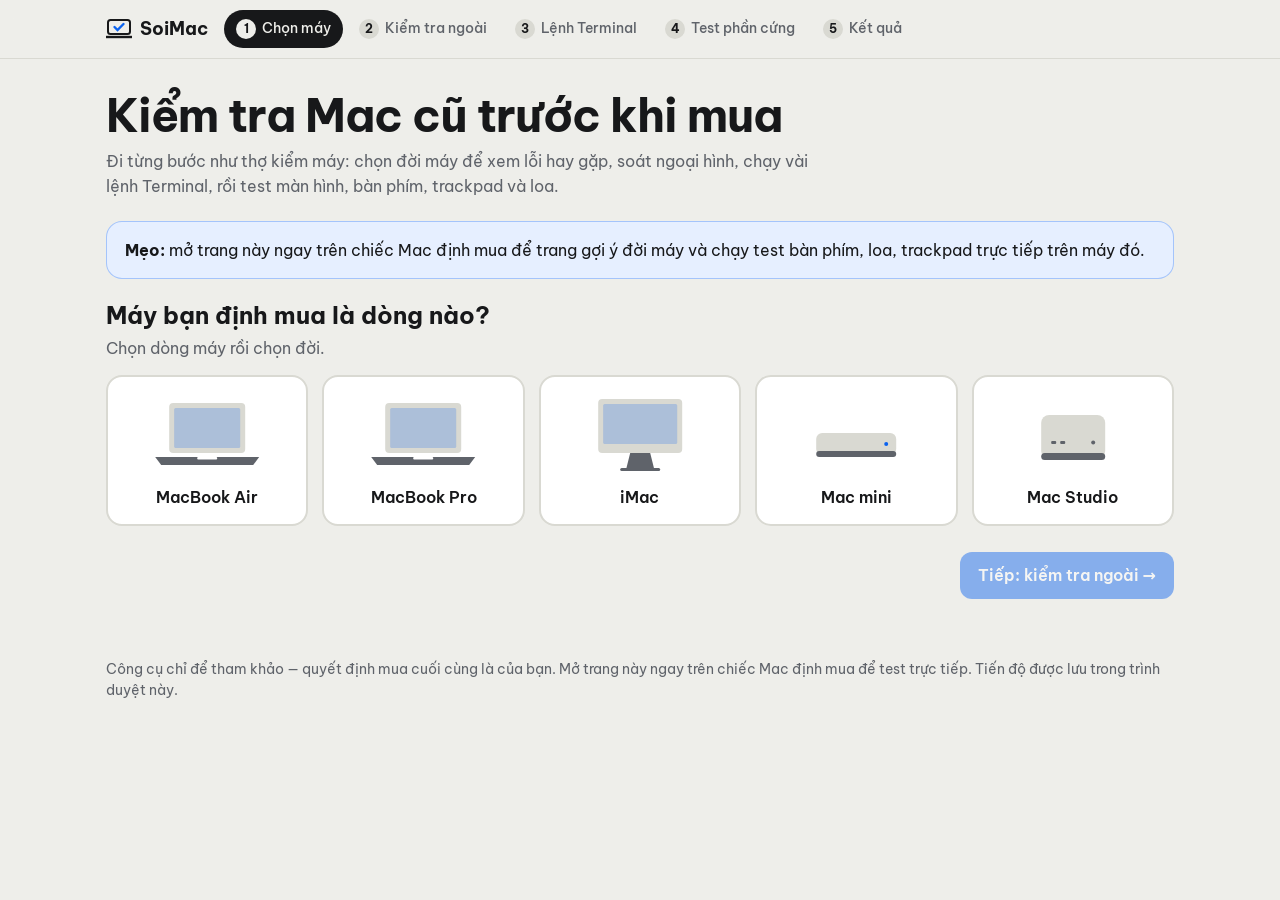
<file: web/soimac/SoiMac.html>
<!DOCTYPE html>
<html lang="vi">
<head>
<meta charset="utf-8">
<meta name="viewport" content="width=device-width, initial-scale=1">
<title>SoiMac — Kiểm tra Mac cũ</title>
<link rel="preconnect" href="https://fonts.googleapis.com">
<link href="https://fonts.googleapis.com/css2?family=Be+Vietnam+Pro:wght@400;500;600;700&display=swap" rel="stylesheet">
<style>
/* VOICE: thợ kỹ thuật tận tâm — rõ ràng, chắc chắn, không màu mè
   IDEA: phiếu kiểm máy của tiệm sửa Mac, đi từng bước, đánh dấu Đạt / Lỗi
   PICTURE: công cụ đang chạy — chọn máy bằng hình vẽ máy, bàn phím ảo sáng phím, trackpad phủ ô
   COLOUR and TYPE: nhôm bạc + mực than, một màu xanh Apple làm điểm nhấn; Be Vietnam Pro
   LAYOUT: thanh bước dính trên cùng, một cột nội dung rộng 1100px, thẻ trắng trên nền nhôm */
:root{color-scheme:light dark;--bg:light-dark(#eeeeea,#121315);--card:light-dark(#fff,#1c1e21);--ink:light-dark(#17181a,#ececee);--mute:light-dark(#5f636a,#9ca0a8);--line:light-dark(#d9d9d2,#2d3034);--acc:light-dark(#0a62f0,#5b95ff);--accbg:light-dark(#e6efff,#1a2742);--ok:light-dark(#18864b,#45c47f);--okbg:light-dark(#e3f4ea,#16301f);--bad:light-dark(#c8281c,#ff6b5e);--badbg:light-dark(#fbe7e5,#3a1a17);--warn:light-dark(#9a5b00,#f0b453);--warnbg:light-dark(#fdf1dc,#33270f)}
:root[data-theme=light]{color-scheme:light}:root[data-theme=dark]{color-scheme:dark}
*{box-sizing:border-box;min-width:0}
body{margin:0;background:var(--bg);color:var(--ink);font:16px/1.55 "Be Vietnam Pro",system-ui,-apple-system,sans-serif;overflow-x:clip}
button{font:inherit;color:inherit;cursor:pointer}
button:focus-visible,a:focus-visible{outline:3px solid var(--acc);outline-offset:2px}
header{position:sticky;top:0;z-index:20;background:color-mix(in srgb,var(--bg) 88%,transparent);backdrop-filter:blur(10px);border-bottom:1px solid var(--line)}
.bar{max-width:1100px;margin:auto;padding:10px 16px;display:flex;gap:16px;align-items:center;flex-wrap:wrap}
.logo{font-weight:700;font-size:18px;display:flex;gap:8px;align-items:center;text-decoration:none;color:var(--ink)}
.steps{display:flex;gap:4px;overflow-x:auto;flex:1;scrollbar-width:none}
.steps a{flex:none;text-decoration:none;color:var(--mute);padding:8px 12px;border-radius:999px;font-size:14px;font-weight:500;white-space:nowrap}
.steps a b{display:inline-grid;place-items:center;width:20px;height:20px;border-radius:50%;background:var(--line);color:var(--ink);font-size:12px;margin-right:6px}
.steps a.on{background:var(--ink);color:var(--bg)}.steps a.on b{background:var(--bg);color:var(--ink)}
main{max-width:1100px;margin:auto;padding:24px 16px 60px}
h1{font-size:clamp(30px,4.4vw,46px);line-height:1.05;margin:8px 0 10px;text-wrap:balance;letter-spacing:-.02em}
h2{font-size:24px;line-height:1.2;margin:0 0 6px}
h3{font-size:17px;margin:0 0 4px}
.lead{color:var(--mute);max-width:66ch;margin:0 0 22px}
.card{background:var(--card);border:1px solid var(--line);border-radius:16px;padding:20px}
.grid{display:grid;gap:14px}
.g5{grid-template-columns:repeat(auto-fit,minmax(170px,1fr))}
.machine{border:2px solid var(--line);background:var(--card);border-radius:16px;padding:16px 12px 14px;text-align:center;min-height:44px}
.machine svg{width:100%;height:84px;display:block;margin-bottom:8px}
.machine.on{border-color:var(--acc);background:var(--accbg)}
.machine span{font-weight:600}
.gens{display:flex;flex-wrap:wrap;gap:8px;margin-top:10px}
.chip{border:1.5px solid var(--line);background:var(--card);border-radius:999px;padding:9px 14px;font-size:15px;min-height:44px}
.chip.on{border-color:var(--acc);background:var(--accbg);color:var(--acc);font-weight:600}
.detect{display:flex;gap:16px;align-items:center;flex-wrap:wrap;background:var(--accbg);border:1px solid color-mix(in srgb,var(--acc) 30%,transparent);border-radius:16px;padding:16px 18px;margin-bottom:22px}
.detect p{margin:0;flex:1 1 320px}
.btn{border:0;background:var(--acc);color:#fff;border-radius:12px;padding:11px 18px;font-weight:600;min-height:44px}
.btn.ghost{background:transparent;color:var(--ink);border:1.5px solid var(--line)}
.warns{margin-top:18px;display:grid;gap:10px}
.warn{background:var(--warnbg);border-radius:12px;padding:12px 14px;color:var(--ink)}
.warn strong{color:var(--warn)}
.row{display:flex;gap:14px;align-items:center;justify-content:space-between;padding:14px 0;border-top:1px solid var(--line);flex-wrap:wrap}
.row:first-child{border-top:0}
.row .t{flex:1 1 300px}.row .t small{display:block;color:var(--mute);font-size:14px}
.tri{display:flex;gap:6px;flex:none}
.tri button{border:1.5px solid var(--line);background:var(--card);border-radius:10px;padding:8px 12px;font-size:14px;min-height:40px;font-weight:500}
.tri button.ok.on{background:var(--okbg);border-color:var(--ok);color:var(--ok)}
.tri button.bad.on{background:var(--badbg);border-color:var(--bad);color:var(--bad)}
.tri button.skip.on{background:var(--line)}
.sec{margin-top:22px}.sec>h3{margin-bottom:8px}
.nav{display:flex;justify-content:space-between;gap:10px;margin-top:26px;flex-wrap:wrap}
.cmd{display:grid;grid-template-columns:minmax(0,1fr) auto;gap:8px 14px;align-items:center;padding:14px 0;border-top:1px solid var(--line)}
.cmd:first-child{border-top:0}
.cmd pre{margin:6px 0 0;background:var(--bg);border-radius:10px;padding:10px 12px;font:14px/1.5 ui-monospace,Menlo,monospace;overflow-x:auto;grid-column:1/-1}
.cmd p{margin:0;color:var(--mute);font-size:14px}
.tabs{display:flex;gap:6px;overflow-x:auto;margin-bottom:16px;scrollbar-width:none}
.tabs button{flex:none;border:1.5px solid var(--line);background:var(--card);border-radius:999px;padding:9px 16px;min-height:44px;font-weight:500}
.tabs button.on{background:var(--ink);color:var(--bg);border-color:var(--ink)}
.tabs button i{font-style:normal;margin-left:6px}
.kb{display:grid;gap:6px;background:light-dark(#2a2c30,#0b0c0d);padding:12px;border-radius:14px;user-select:none;overflow-x:auto}
.kr{display:flex;gap:6px;min-width:640px}
.k{flex:1 1 0;height:42px;border-radius:7px;background:light-dark(#3d4046,#202226);color:#d8dade;font-size:12px;display:grid;place-items:center;transition:background .15s}
.k.down{background:var(--acc);color:#fff}.k.done{background:light-dark(#2f7a52,#1f5f3d);color:#fff}
.k.fn{height:30px}
.tp{position:relative;height:340px;border-radius:16px;background:light-dark(#dcdcd6,#26282c);overflow:hidden;touch-action:none;cursor:crosshair}
.tp canvas{position:absolute;inset:0;width:100%;height:100%}
.tp .hint{position:absolute;inset:auto 0 12px;text-align:center;color:var(--mute);font-size:14px;pointer-events:none}
.pills{display:flex;flex-wrap:wrap;gap:8px;margin:14px 0}
.pill{border-radius:999px;padding:6px 12px;font-size:14px;background:var(--line);color:var(--mute)}
.pill.ok{background:var(--okbg);color:var(--ok);font-weight:600}
.spk{display:grid;grid-template-columns:repeat(auto-fit,minmax(180px,1fr));gap:10px}
.spk button{text-align:left;border:1.5px solid var(--line);background:var(--card);border-radius:14px;padding:14px;min-height:72px}
.spk button.on{border-color:var(--acc);background:var(--accbg)}
.spk small{display:block;color:var(--mute);font-size:13px}
.meter{height:10px;border-radius:5px;background:var(--line);overflow:hidden;margin:10px 0 4px}.meter i{display:block;height:100%;background:var(--ok);transition:width .3s}
.score{display:flex;gap:24px;align-items:center;flex-wrap:wrap}
.big{font-size:clamp(48px,9vw,84px);font-weight:700;line-height:1;letter-spacing:-.03em}
.verdict{font-size:20px;font-weight:600}
.fails li{margin:6px 0}.fails b{color:var(--bad)}
#ov{position:fixed;inset:0;z-index:99;display:none;cursor:none}
#ov.show{display:block}
#ov p{position:absolute;left:50%;bottom:24px;transform:translateX(-50%);background:rgba(0,0,0,.6);color:#fff;padding:8px 14px;border-radius:999px;font-size:14px;transition:opacity .6s;white-space:nowrap}
.toast{position:fixed;left:50%;bottom:20px;transform:translateX(-50%);background:var(--ink);color:var(--bg);padding:10px 16px;border-radius:999px;opacity:0;transition:opacity .3s;pointer-events:none;z-index:50}
.toast.show{opacity:1}
footer{max-width:1100px;margin:auto;padding:0 16px 40px;color:var(--mute);font-size:14px}
.muted{color:var(--mute)}
@media(max-width:600px){.card{padding:16px}.tri button{padding:8px 10px}.tp{height:260px}}
@media(prefers-reduced-motion:reduce){*{transition:none!important}}
</style>
</head>
<body>
<header><div class="bar">
  <a class="logo" href="#may"><svg width="26" height="26" viewBox="0 0 26 26" aria-hidden="true"><rect x="2" y="4" width="22" height="14" rx="2.5" fill="none" stroke="currentColor" stroke-width="2"/><path d="M0 21h26" stroke="currentColor" stroke-width="2.4"/><path d="M8.5 11l3 3 6-6" fill="none" stroke="var(--acc)" stroke-width="2.4" stroke-linecap="round"/></svg>SoiMac</a>
  <nav class="steps" id="steps"></nav>
</div></header>
<main id="app"></main>
<footer>Công cụ chỉ để tham khảo — quyết định mua cuối cùng là của bạn. Mở trang này ngay trên chiếc Mac định mua để test trực tiếp. Tiến độ được lưu trong trình duyệt này.</footer>
<div id="ov"><p id="ovp">Nhấn / ← → để đổi màu · Esc để thoát</p></div>
<div class="toast" id="toast"></div>
<script>
{
const $=s=>document.querySelector(s);
const esc=v=>String(v).replace(/[&<>"']/g,c=>({'&':'&amp;','<':'&lt;','>':'&gt;','"':'&quot;',"'":'&#39;'}[c]));
let S={line:null,gen:null,res:{},tab:'screen',kb:[]};
try{const o=JSON.parse(localStorage.getItem('soimac')||'null');if(o)S={...S,...o}}catch(e){}
const save=()=>{try{localStorage.setItem('soimac',JSON.stringify(S))}catch(e){}};
const toast=t=>{const e=$('#toast');e.textContent=t;e.classList.add('show');clearTimeout(e._t);e._t=setTimeout(()=>e.classList.remove('show'),1800)};

const ICON={
laptop:'<svg viewBox="0 0 120 84"><rect x="22" y="10" width="76" height="50" rx="4" fill="var(--line)"/><rect x="27" y="15" width="66" height="40" rx="1.5" fill="var(--acc)" opacity=".22"/><path d="M8 64h104l-6 8H14z" fill="var(--mute)"/><rect x="50" y="64" width="20" height="2.5" rx="1" fill="var(--card)"/></svg>',
imac:'<svg viewBox="0 0 120 84"><rect x="18" y="6" width="84" height="54" rx="4" fill="var(--line)"/><rect x="23" y="11" width="74" height="40" rx="1.5" fill="var(--acc)" opacity=".22"/><path d="M50 60h20l4 16H46z" fill="var(--mute)"/><rect x="40" y="75" width="40" height="3" rx="1.5" fill="var(--mute)"/></svg>',
mini:'<svg viewBox="0 0 120 84"><rect x="20" y="40" width="80" height="22" rx="6" fill="var(--line)"/><rect x="20" y="58" width="80" height="6" rx="3" fill="var(--mute)"/><circle cx="90" cy="51" r="2" fill="var(--acc)"/></svg>',
studio:'<svg viewBox="0 0 120 84"><rect x="28" y="22" width="64" height="44" rx="8" fill="var(--line)"/><rect x="28" y="60" width="64" height="7" rx="3.5" fill="var(--mute)"/><g fill="var(--mute)"><rect x="38" y="48" width="5" height="3" rx="1"/><rect x="47" y="48" width="5" height="3" rx="1"/><circle cx="80" cy="49.5" r="2"/></g></svg>'};

const LINES=[
{id:'air',name:'MacBook Air',kind:'laptop',icon:'laptop',gens:[
 {id:'air-i13',name:'Intel 2013–2017',chip:'intel',warn:['Màn hình không phải Retina, độ phân giải thấp.','Pin thường đã chai, nên xem số lần sạc (cycle) dưới 1000.','macOS cao nhất chỉ tới Big Sur (2013–2014) hoặc Monterey (2015–2017).']},
 {id:'air-i18',name:'Intel Retina 2018–2020',chip:'intel',warn:['Bàn phím cánh bướm (2018–2019) hay kẹt, lặp hoặc mất phím — test kỹ từng phím.','Bản 2018–2019 từng có lỗi mạch chủ (Apple có chương trình sửa miễn phí, nay đã hết hạn).','Bản 2020 Intel rất nóng và ồn quạt khi tải nặng.']},
 {id:'air-m1',name:'M1 (2020)',chip:'as',warn:['Màn hình dễ nứt ngầm do bị đè (vết rạn hoặc đốm loang từ mép) — xem kỹ màn hình nền đen và nền trắng.','Bản 8GB RAM dùng nhiều sẽ ghi swap nhiều, xem mức "Data Units Written" của SSD nếu có thể.']},
 {id:'air-m2',name:'M2 / M3 / M4 (2022–2025)',chip:'as',warn:['Bản SSD 256GB của M2 chỉ có 1 chip NAND, tốc độ đọc/ghi thấp hơn hẳn bản 512GB.','Viền nhôm mỏng dễ móp góc; màu Midnight dễ trầy và bám vân tay.','Kiểm tra cổng sạc MagSafe sáng đèn và khớp hít chắc.']}]},
{id:'pro',name:'MacBook Pro',kind:'laptop',icon:'laptop',gens:[
 {id:'pro-i12',name:'Intel Retina 2012–2015',chip:'intel',warn:['Lỗi "staingate": lớp chống chói trên màn bị bong loang lổ — xem dưới nền trắng.','Bản 15" có GPU rời (2012–2013) dễ hỏng chip đồ hoạ: sọc màn, treo khi chơi video.','Pin phồng làm trackpad bị đội lên, khó click.']},
 {id:'pro-i16',name:'Intel Touch Bar 2016–2019',chip:'intel',warn:['Lỗi "flexgate" (13" 2016–2017): đèn nền chiếu thành vệt như đèn sân khấu ở mép dưới, nặng hơn khi mở màn quá ~100°.','Bàn phím cánh bướm hay kẹt, lặp ký tự hoặc chết phím.','Touch Bar có thể chập chờn, tự sáng hoặc không lên.','Bản 15" i9 (2018–2019) rất nóng, dễ tụt xung.','Pin phồng thường gặp — xem mặt dưới máy có kênh không.']},
 {id:'pro-i19',name:'Intel 16" 2019 / 13" 2020',chip:'intel',warn:['Đã dùng bàn phím Magic Keyboard (bền hơn), nhưng máy nóng và ồn quạt.','Bản 16" 2019 có GPU AMD rời — chạy video nặng xem có giật hoặc sọc màn không.']},
 {id:'pro-as',name:'Apple Silicon M1–M4',chip:'as',warn:['Màn mini‑LED (14"/16") có quầng sáng quanh chữ trắng trên nền đen — đó là bình thường, không phải lỗi.','Xem màn có vết hằn bàn phím (do gập máy đè vật lạ).','Kiểm tra cổng HDMI và khe thẻ SD (bản 14"/16").','Bản 13" M1/M2 vẫn còn Touch Bar — test từng vùng chạm.']}]},
{id:'imac',name:'iMac',kind:'aio',icon:'imac',gens:[
 {id:'imac-i',name:'Intel 21.5" / 27" 2012–2019',chip:'intel',warn:['Ổ Fusion Drive hoặc HDD rất chậm — xem trong "Thông tin hệ thống", nên đổi sang SSD.','Màn 27" 5K có thể bị sọc dọc hoặc ám vàng ở viền.','Keo dán kính màn hình có thể bung, bụi lọt vào bên trong kính.','GPU AMD rời có thể lỗi khi tải nặng.']},
 {id:'imac-pro',name:'iMac Pro 2017',chip:'intel',warn:['Máy hiếm, giá cao — kiểm tra kỹ chip T2 và lịch sử sửa chữa.','Quạt cần sạch bụi; chạy tải nặng 10 phút xem có ồn quá không.']},
 {id:'imac-as',name:'iMac 24" M1 / M3 / M4',chip:'as',warn:['Bản rẻ nhất chỉ có 2 cổng — kiểm tra đúng cấu hình đã hỏi mua.','Bộ nguồn rời có cổng Ethernet (tuỳ bản) — kiểm tra đủ phụ kiện.','Màn bóng dễ xước; xem kỹ dưới nền đen.']}]},
{id:'mini',name:'Mac mini',kind:'desk',icon:'mini',gens:[
 {id:'mini-i12',name:'Intel 2012–2014',chip:'intel',warn:['Thường dùng HDD — rất chậm nếu chưa nâng SSD.','Bản 2014 có RAM hàn chết, không nâng cấp được.']},
 {id:'mini-i18',name:'Intel 2018',chip:'intel',warn:['Máy nóng, quạt ồn khi tải nặng.','Bluetooth có thể nhiễu khi cắm thiết bị USB 3 gần đó.','RAM thay được nhưng phải tháo máy.']},
 {id:'mini-as',name:'M1 / M2 / M4',chip:'as',warn:['Kiểm tra cổng HDMI xuất hình và tất cả cổng Thunderbolt.','Bản 8GB / 256GB nhanh đầy — xác nhận đúng cấu hình.']}]},
{id:'studio',name:'Mac Studio',kind:'desk',icon:'studio',gens:[
 {id:'studio-m1',name:'M1 Max / M1 Ultra (2022)',chip:'as',warn:['Một số máy có tiếng rè cuộn cảm (coil whine) khi tải — nghe gần mặt sau máy.','Quạt cần sạch bụi; chạy tải nặng xem có tiếng lạ.']},
 {id:'studio-m2',name:'M2 / M3 / M4 Max–Ultra',chip:'as',warn:['Cấu hình RAM/SSD không nâng được — xác nhận đúng cấu hình trong "Giới thiệu về máy Mac".','Kiểm tra khe thẻ SD và các cổng phía trước.']}]}];

const COMMON=[
['serial','Số serial khớp nhau','Serial trên vỏ = trong "Giới thiệu về máy Mac" = trên hộp. Tra tại checkcoverage.apple.com.'],
['icloud','Đã thoát iCloud / Find My','Cài đặt > Apple ID: phải trống. Với chip T2 và Apple Silicon còn Activation Lock là không dùng được.'],
['mdm','Không dính MDM (máy doanh nghiệp)','Chạy lệnh "profiles" ở bước 3. Máy MDM sẽ bị khoá khi cài lại macOS.'],
['config','Cấu hình đúng như quảng cáo','Chip, RAM, SSD trong "Giới thiệu về máy Mac" > "Thông tin hệ thống".'],
['ports','Tất cả cổng hoạt động','Cắm USB/sạc vào từng cổng Thunderbolt, HDMI, khe SD, tai nghe.'],
['wifi','Wi‑Fi và Bluetooth ổn định','Vào mạng, tải thử một trang, kết nối tai nghe Bluetooth.'],
['screws','Ốc vít nguyên, không dấu mở máy','Ốc toét hoặc lệch màu là dấu hiệu máy đã bị mở sửa.']];
const BYKIND={
laptop:[
['battery','Pin còn tốt','Cycle count < 1000 và tình trạng "Bình thường" (lệnh ở bước 3).'],
['charge','Sạc vào nhận điện','Cắm sạc: biểu tượng pin báo đang sạc, không tắt ngang khi rút sạc.'],
['swell','Không phồng pin','Máy đặt bàn phẳng không kênh, trackpad không bị đội, khe màn đều.'],
['hinge','Bản lề chắc','Mở màn tới đâu đứng tới đó, không lỏng, không kêu.'],
['body','Vỏ không móp, nứt','Xem kỹ 4 góc và mặt đáy — móp góc thường làm cong khung.'],
['touchid','Touch ID / nút nguồn','Thêm vân tay thử trong Cài đặt > Touch ID.'],
['backlit','Đèn bàn phím','Tăng/giảm đèn nền bàn phím, tất cả phím sáng đều.']],
aio:[
['fan','Quạt êm, không tiếng lạ','Mở vài ứng dụng nặng, nghe phía sau máy.'],
['glass','Kính màn hình kín, không bụi bên trong','Nhìn nghiêng dưới đèn, xem viền keo.'],
['stand','Chân đế chắc','Nghiêng màn lên xuống, không lỏng.'],
['psu','Đủ phụ kiện','Dây nguồn, bàn phím, chuột (nếu có).']],
desk:[
['fan','Quạt êm, không tiếng lạ','Chạy tải nặng vài phút, nghe phía sau máy.'],
['hdmi','Xuất hình HDMI / Thunderbolt','Cắm màn hình qua từng cổng xuất hình.'],
['eth','Cổng mạng LAN','Cắm dây mạng, kiểm tra có kết nối.'],
['body','Vỏ không móp, không ố','Xem đáy máy, khe tản nhiệt có bụi bẩn nhiều không.']]};

const CMDS=[
['Thông tin máy & Activation Lock','system_profiler SPHardwareDataType','Xem model, chip, RAM, serial và dòng "Activation Lock Status" (phải là Disabled).'],
['Pin: số lần sạc & tình trạng','system_profiler SPPowerDataType | grep -E "Cycle Count|Condition|Maximum Capacity"','Cycle dưới 1000 và Condition là Normal là ổn.'],
['Máy có dính MDM không','profiles status -type enrollment','Cả hai dòng phải là "No". Có chữ "Yes" là máy doanh nghiệp.'],
['Ổ cứng: tình trạng SMART','diskutil info disk0 | grep -E "Media Name|Disk Size|SMART"','SMART Status phải là "Verified".'],
['Có từng bị kernel panic','ls /Library/Logs/DiagnosticReports | grep -i panic','Không ra gì là tốt. Nhiều file panic là máy hay tự khởi động lại.'],
['Bộ nhớ RAM','system_profiler SPMemoryDataType','Kiểm tra dung lượng RAM và (máy Intel) trạng thái từng thanh.'],
['Nhiệt độ / tụt xung','pmset -g therm','Có cảnh báo CPU_Speed_Limit dưới 100 là máy đang bị nóng.'],
['Tình trạng bảo mật SIP','csrutil status','Phải là "enabled". Bị tắt là máy từng bị can thiệp hệ thống.']];

const TESTS=[['screen','Màn hình'],['keyboard','Bàn phím'],['trackpad','Trackpad'],['speaker','Loa'],['cam','Camera & mic']];
const VIEWS=[['may','Chọn máy'],['ngoai','Kiểm tra ngoài'],['lenh','Lệnh Terminal'],['test','Test phần cứng'],['ketqua','Kết quả']];

const line=()=>LINES.find(l=>l.id===S.line);
const gen=()=>line()?.gens.find(g=>g.id===S.gen);
const testsFor=()=>{const k=line()?.kind;return TESTS.filter(([id])=>k==='laptop'||(id!=='keyboard'&&id!=='trackpad')).filter(([id])=>!(k==='desk'&&id==='screen'))};
const checksFor=()=>COMMON.concat(BYKIND[line()?.kind]||[]);

function tri(id){const v=S.res[id];return `<div class="tri" role="group"><button class="ok${v==='ok'?' on':''}" data-set="${id}" data-v="ok">Đạt</button><button class="bad${v==='bad'?' on':''}" data-set="${id}" data-v="bad">Lỗi</button><button class="skip${v==='skip'?' on':''}" data-set="${id}" data-v="skip">Bỏ qua</button></div>`}

/* ---------- auto detect ---------- */
function detect(){
  let gpu='';
  try{const c=document.createElement('canvas').getContext('webgl');const d=c&&c.getExtension('WEBGL_debug_renderer_info');gpu=d?c.getParameter(d.UNMASKED_RENDERER_WEBGL):''}catch(e){}
  const isMac=/Mac/.test(navigator.platform||navigator.userAgent);
  const w=Math.round(screen.width*devicePixelRatio),h=Math.round(screen.height*devicePixelRatio);
  const R={'2560x1600':['air','MacBook Air / Pro 13"'],'2560x1664':['air','MacBook Air 13.6" (M2 trở lên)'],'2880x1864':['air','MacBook Air 15"'],'3024x1964':['pro','MacBook Pro 14"'],'3456x2234':['pro','MacBook Pro 16"'],'2880x1800':['pro','MacBook Pro 15" Retina'],'3072x1920':['pro','MacBook Pro 16" 2019'],'4480x2520':['imac','iMac 24"'],'5120x2880':['imac','iMac 27" 5K'],'4096x2304':['imac','iMac 21.5" 4K'],'1440x900':['air','MacBook Air 13" (không Retina)']};
  const m=R[w+'x'+h];
  const chip=/Apple M\d/i.test(gpu)?(gpu.match(/Apple M\d[^,)]*/i)||[''])[0]:/Apple/i.test(gpu)?'Apple Silicon':/Intel|AMD|Radeon|NVIDIA/i.test(gpu)?'Intel':'';
  return{isMac,w,h,model:m,chip,gpu};
}
function suggestGen(lineId,chip){const l=LINES.find(x=>x.id===lineId);if(!l)return null;const want=chip==='Intel'?'intel':'as';const gs=l.gens.filter(g=>g.chip===want);if(want==='as'&&/M1/.test(chip))return gs[0]?.id;return gs[gs.length-1]?.id||null}

/* ---------- views ---------- */
function vMay(){
  const d=detect();let det='';
  if(d.isMac){det=`<div class="detect"><p><strong>Trang đang mở trên một máy Mac.</strong> Màn hình ${d.w}×${d.h}${d.model?' → có thể là '+esc(d.model[1]):''}${d.chip?' · chip: '+esc(d.chip):''}. Đây chỉ là gợi ý, hãy đối chiếu "Giới thiệu về máy Mac".</p>${d.model?'<button class="btn" id="apply">Dùng gợi ý này</button>':''}</div>`}
  else det=`<div class="detect"><p><strong>Mẹo:</strong> mở trang này ngay trên chiếc Mac định mua để trang gợi ý đời máy và chạy test bàn phím, loa, trackpad trực tiếp trên máy đó.</p></div>`;
  const l=line();
  return `<h1>Kiểm tra Mac cũ trước khi mua</h1><p class="lead">Đi từng bước như thợ kiểm máy: chọn đời máy để xem lỗi hay gặp, soát ngoại hình, chạy vài lệnh Terminal, rồi test màn hình, bàn phím, trackpad và loa.</p>${det}
  <h2>Máy bạn định mua là dòng nào?</h2><p class="muted" style="margin:0 0 14px">Chọn dòng máy rồi chọn đời.</p>
  <div class="grid g5">${LINES.map(x=>`<button class="machine${x.id===S.line?' on':''}" data-line="${x.id}">${ICON[x.icon]}<span>${x.name}</span></button>`).join('')}</div>
  ${l?`<div class="card sec"><h3>${l.name} — đời máy</h3><div class="gens">${l.gens.map(g=>`<button class="chip${g.id===S.gen?' on':''}" data-gen="${g.id}">${g.name}</button>`).join('')}</div>
  ${gen()?`<div class="warns"><h3 style="margin-top:6px">Lỗi hay gặp ở đời này</h3>${gen().warn.map(w=>`<div class="warn"><strong>Chú ý:</strong> ${w}</div>`).join('')}</div>`:''}</div>`:''}
  <div class="nav"><span></span><a class="btn" href="#ngoai" style="text-decoration:none;${gen()?'':'opacity:.45;pointer-events:none'}">Tiếp: kiểm tra ngoài →</a></div>`;
}
function vNgoai(){
  if(!gen())return need();
  const c=checksFor();
  return `<h1>Soát ngoại hình & giấy tờ</h1><p class="lead">${esc(line().name)} · ${esc(gen().name)}. Đánh dấu từng mục. Hai mục iCloud và MDM là quan trọng nhất — dính một trong hai thì không nên mua.</p>
  <div class="card">${c.map(([id,t,d])=>`<div class="row"><div class="t"><h3>${t}</h3><small>${d}</small></div>${tri('c_'+id)}</div>`).join('')}</div>
  <div class="nav"><a class="btn ghost" href="#may" style="text-decoration:none">← Chọn máy</a><a class="btn" href="#lenh" style="text-decoration:none">Tiếp: lệnh Terminal →</a></div>`;
}
function vLenh(){
  if(!gen())return need();
  return `<h1>Lệnh Terminal để soi sâu</h1><p class="lead">Mở Terminal (Cmd + Space, gõ "Terminal"), bấm Sao chép rồi dán vào. Các lệnh chỉ đọc thông tin, không thay đổi gì trên máy.</p>
  <div class="card">${CMDS.map(([t,c,d],i)=>`<div class="cmd"><div><h3>${t}</h3><p>${d}</p></div><button class="btn ghost" data-copy="${i}">Sao chép</button><pre>${esc(c)}</pre></div>`).join('')}</div>
  <div class="card sec"><h3>Chạy Apple Diagnostics</h3><p class="muted" style="margin:0">Máy Intel: tắt máy, bật lên và giữ phím <b>D</b>. Máy Apple Silicon: giữ nút nguồn tới khi hiện "Tuỳ chọn khởi động", rồi nhấn <b>Cmd + D</b>. Có mã lỗi (ví dụ PPT = pin, VFD = màn hình) thì ghi lại.</p><div class="row" style="border-top:0;padding-bottom:0"><div class="t"><h3>Kết quả Apple Diagnostics</h3></div>${tri('c_diag')}</div></div>
  <div class="nav"><a class="btn ghost" href="#ngoai" style="text-decoration:none">← Kiểm tra ngoài</a><a class="btn" href="#test" style="text-decoration:none">Tiếp: test phần cứng →</a></div>`;
}
function vTest(){
  if(!gen())return need();
  const ts=testsFor();if(!ts.find(t=>t[0]===S.tab))S.tab=ts[0][0];
  const mark=id=>S.res['t_'+id]==='ok'?'✓':S.res['t_'+id]==='bad'?'✕':'';
  return `<h1>Test phần cứng trực tiếp</h1><p class="lead">Chạy từng bài test ngay trên máy, xong thì đánh dấu kết quả.</p>
  <div class="tabs">${ts.map(([id,n])=>`<button class="${id===S.tab?'on':''}" data-tab="${id}">${n}<i>${mark(id)}</i></button>`).join('')}</div>
  <div class="card" id="testbox">${T[S.tab]()}</div>
  <div class="nav"><a class="btn ghost" href="#lenh" style="text-decoration:none">← Lệnh Terminal</a><a class="btn" href="#ketqua" style="text-decoration:none">Xem kết quả →</a></div>`;
}
const need=()=>`<h1>Chưa chọn máy</h1><p class="lead">Hãy chọn dòng máy và đời máy trước.</p><a class="btn" href="#may" style="text-decoration:none">← Chọn máy</a>`;

/* ---------- tests ---------- */
const KB=[
[['Escape','esc'],['F1','F1'],['F2','F2'],['F3','F3'],['F4','F4'],['F5','F5'],['F6','F6'],['F7','F7'],['F8','F8'],['F9','F9'],['F10','F10'],['F11','F11'],['F12','F12']],
[['Backquote','`'],['Digit1','1'],['Digit2','2'],['Digit3','3'],['Digit4','4'],['Digit5','5'],['Digit6','6'],['Digit7','7'],['Digit8','8'],['Digit9','9'],['Digit0','0'],['Minus','-'],['Equal','='],['Backspace','delete',1.6]],
[['Tab','tab',1.5],['KeyQ','Q'],['KeyW','W'],['KeyE','E'],['KeyR','R'],['KeyT','T'],['KeyY','Y'],['KeyU','U'],['KeyI','I'],['KeyO','O'],['KeyP','P'],['BracketLeft','['],['BracketRight',']'],['Backslash','\\',1.1]],
[['CapsLock','caps',1.8],['KeyA','A'],['KeyS','S'],['KeyD','D'],['KeyF','F'],['KeyG','G'],['KeyH','H'],['KeyJ','J'],['KeyK','K'],['KeyL','L'],['Semicolon',';'],['Quote',"'"],['Enter','return',1.8]],
[['ShiftLeft','shift',2.3],['KeyZ','Z'],['KeyX','X'],['KeyC','C'],['KeyV','V'],['KeyB','B'],['KeyN','N'],['KeyM','M'],['Comma',','],['Period','.'],['Slash','/'],['ShiftRight','shift',2.3]],
[['ControlLeft','control',1.2],['AltLeft','option',1.2],['MetaLeft','command',1.4],['Space','',5.6],['MetaRight','command',1.4],['AltRight','option',1.2],['ArrowLeft','←'],['ArrowUp','↑'],['ArrowDown','↓'],['ArrowRight','→']]];
const KCOUNT=KB.flat().length;
const T={
screen:()=>`<h2>Màn hình</h2><p class="muted">Bật toàn màn hình rồi lần lượt xem các nền màu: đen (tìm điểm sáng, hở sáng viền), trắng (điểm chết, ố vàng, staingate), đỏ/xanh lá/xanh dương (điểm kẹt màu), xám và dải chuyển màu (vệt, sọc). Bật độ sáng tối đa.</p>
<div style="display:flex;gap:10px;flex-wrap:wrap;margin:16px 0"><button class="btn" id="scr">Bắt đầu test màn hình</button></div>
${line().kind==='laptop'?'<div class="warn">Với MacBook Pro 2016–2017: ở nền trắng, gập màn hình từ từ từ 90° lên hết cỡ, xem mép dưới có vệt sáng hình "đèn sân khấu" không (lỗi flexgate).</div>':''}
<div class="row" style="margin-top:12px"><div class="t"><h3>Màn hình không điểm chết, không sọc, không ố</h3></div>${tri('t_screen')}</div>`,
keyboard:()=>{const n=S.kb.length;return `<h2>Bàn phím</h2><p class="muted">Bấm lần lượt mọi phím. Phím đang nhấn sáng xanh dương, phím đã nhận chuyển xanh lá. Phím F1–F12 cần giữ <b>fn</b>. Phím fn và Caps Lock có thể chỉ nhận khi bật/tắt.</p>
<div class="meter"><i id="kbm" style="width:${Math.round(n/KCOUNT*100)}%"></i></div><p class="muted" id="kbc" style="margin:0 0 12px;font-size:14px">${n}/${KCOUNT} phím</p>
<div class="kb" id="kb">${KB.map((r,i)=>`<div class="kr">${r.map(([c,l,w])=>`<div class="k${i===0?' fn':''}${S.kb.includes(c)?' done':''}" data-k="${c}" style="flex-grow:${w||1}">${esc(l)}</div>`).join('')}</div>`).join('')}</div>
<div style="display:flex;gap:10px;margin-top:12px;flex-wrap:wrap"><input id="kbt" placeholder="Gõ thử một đoạn văn ở đây để kiểm tra lặp phím…" style="flex:1 1 280px;font:inherit;font-size:16px;padding:10px 12px;border-radius:10px;border:1.5px solid var(--line);background:var(--bg);color:var(--ink);min-height:44px"><button class="btn ghost" id="kbr">Làm lại</button></div>
<div class="row" style="margin-top:12px"><div class="t"><h3>Mọi phím nhận, không kẹt, không lặp</h3></div>${tri('t_keyboard')}</div>`},
trackpad:()=>`<h2>Trackpad</h2><p class="muted">Rê ngón tay phủ kín vùng xám, click ở 4 góc và giữa, click 2 ngón, cuộn 2 ngón dọc và ngang. Trên Safari có thể thử thêm Force Click (nhấn mạnh).</p>
<div class="tp" id="tp"><canvas id="tpc"></canvas><div class="hint">Vùng thử trackpad</div></div>
<div class="pills" id="tpp"></div><button class="btn ghost" id="tpr">Làm lại</button>
<div class="row" style="margin-top:12px"><div class="t"><h3>Trackpad nhạy, click đều cả mặt</h3><small>Click bị lún hoặc cứng ở góc trên thường là do pin phồng.</small></div>${tri('t_trackpad')}</div>`,
speaker:()=>`<h2>Loa</h2><p class="muted">Tăng âm lượng khoảng 70%. Nghe từng bên, rồi quét tần số: âm phải mượt, không rè, không lạch cạch ở âm trầm.</p>
<div class="spk">${[['l','Loa trái','Tiếng chỉ phát bên trái'],['r','Loa phải','Tiếng chỉ phát bên phải'],['b','Cả hai bên','Âm 440 Hz giữa'],['bass','Âm trầm 60 Hz','Nghe tiếng rè, lạch cạch'],['sweep','Quét 20 Hz → 16 kHz','8 giây, nghe đoạn bị rè']].map(([id,t,d])=>`<button data-snd="${id}"><b>${t}</b><small>${d}</small></button>`).join('')}</div>
<button class="btn ghost" id="sstop" style="margin-top:12px">Dừng</button>
<div class="row" style="margin-top:12px"><div class="t"><h3>Hai loa rõ, không rè, không lệch</h3></div>${tri('t_speaker')}</div>`,
cam:()=>`<h2>Camera & micro</h2><p class="muted">Trang không mở được camera và micro trực tiếp. Hãy kiểm tra bằng ứng dụng có sẵn:</p>
<ol><li>Mở <b>Photo Booth</b>: hình rõ, không đốm, đèn xanh cạnh camera sáng.</li><li>Mở <b>Ghi âm (Voice Memos)</b>: ghi 10 giây rồi nghe lại, tiếng rõ không rè.</li><li>Cài đặt hệ thống > Âm thanh > Đầu vào: nói vào máy, thanh mức âm phải nhảy.</li></ol>
<div class="row"><div class="t"><h3>Camera</h3></div>${tri('t_cam')}</div><div class="row"><div class="t"><h3>Micro</h3></div>${tri('t_mic')}</div>`};

/* trackpad logic */
let tp=null;
function tpInit(){
  const box=$('#tp');if(!box)return;const cv=$('#tpc'),ctx=cv.getContext('2d');
  tp={cells:new Set(),zones:new Set(),right:false,sy:false,sx:false,force:false,last:null};
  const GX=10,GY=6;
  const size=()=>{const r=box.getBoundingClientRect();cv.width=r.width*devicePixelRatio;cv.height=r.height*devicePixelRatio;ctx.setTransform(devicePixelRatio,0,0,devicePixelRatio,0,0)};
  const tpRO=new ResizeObserver(size);tpRO.observe(box);
  const pos=e=>{const r=box.getBoundingClientRect();return[e.clientX-r.left,e.clientY-r.top,r.width,r.height]};
  box.addEventListener('pointermove',e=>{const[x,y,w,h]=pos(e);const ci=Math.min(GX-1,Math.floor(x/w*GX)),cj=Math.min(GY-1,Math.floor(y/h*GY));
    if(!tp.cells.has(ci+','+cj)){tp.cells.add(ci+','+cj);ctx.fillStyle='rgba(40,170,100,.28)';ctx.fillRect(ci*w/GX,cj*h/GY,w/GX,h/GY)}
    if(tp.last){ctx.strokeStyle=getComputedStyle(document.body).getPropertyValue('--acc');ctx.lineWidth=2;ctx.beginPath();ctx.moveTo(...tp.last);ctx.lineTo(x,y);ctx.stroke()}
    tp.last=[x,y];tpPills()});
  box.addEventListener('pointerleave',()=>tp.last=null);
  box.addEventListener('click',e=>{const[x,y,w,h]=pos(e);const cx=x/w,cy=y/h;let z='';
    if(cx<.25&&cy<.33)z='tl';else if(cx>.75&&cy<.33)z='tr';else if(cx<.25&&cy>.67)z='bl';else if(cx>.75&&cy>.67)z='br';else if(cx>.35&&cx<.65&&cy>.3&&cy<.7)z='c';
    if(z){tp.zones.add(z);ctx.fillStyle='rgba(10,98,240,.5)';ctx.beginPath();ctx.arc(x,y,10,0,7);ctx.fill()}tpPills()});
  box.addEventListener('contextmenu',e=>{e.preventDefault();tp.right=true;tpPills()});
  box.addEventListener('wheel',e=>{e.preventDefault();if(Math.abs(e.deltaY)>2)tp.sy=true;if(Math.abs(e.deltaX)>2)tp.sx=true;tpPills()},{passive:false});
  box.addEventListener('webkitmouseforcedown',()=>{tp.force=true;tpPills()});
  tpPills();
}
function tpPills(){if(!tp)return;const cov=Math.round(tp.cells.size/60*100);
  const P=[[cov>=90,`Phủ vùng rê: ${cov}%`],[tp.zones.size===5,`Click góc + giữa: ${tp.zones.size}/5`],[tp.right,'Click 2 ngón'],[tp.sy,'Cuộn dọc'],[tp.sx,'Cuộn ngang'],[tp.force,'Force Click (Safari)']];
  $('#tpp').innerHTML=P.map(([ok,t])=>`<span class="pill${ok?' ok':''}">${ok?'✓ ':''}${t}</span>`).join('');
  if(P.slice(0,5).every(p=>p[0])&&!S.res.t_trackpad){S.res.t_trackpad='ok';save();toast('Trackpad đạt tất cả bài test');render()}}

/* audio */
let ac=null,nodes=[];
function stopSnd(){nodes.forEach(n=>{try{n.stop()}catch(e){}});nodes=[];document.querySelectorAll('[data-snd]').forEach(b=>b.classList.remove('on'))}
function play(id,btn){
  stopSnd();try{ac=ac||new (window.AudioContext||window.webkitAudioContext)();ac.resume()}catch(e){toast('Trình duyệt không phát được âm thanh');return}
  const o=ac.createOscillator(),g=ac.createGain(),p=ac.createStereoPanner?ac.createStereoPanner():null,t=ac.currentTime;
  let dur=3;o.type='sine';o.frequency.value=440;
  if(id==='bass'){o.frequency.value=60;dur=4}
  if(id==='sweep'){dur=8;o.frequency.setValueAtTime(20,t);o.frequency.exponentialRampToValueAtTime(16000,t+dur)}
  if(p)p.pan.value=id==='l'?-1:id==='r'?1:0;
  g.gain.setValueAtTime(0,t);g.gain.linearRampToValueAtTime(.35,t+.05);g.gain.setValueAtTime(.35,t+dur-.1);g.gain.linearRampToValueAtTime(0,t+dur);
  o.connect(g);(p?g.connect(p).connect(ac.destination):g.connect(ac.destination));o.start(t);o.stop(t+dur);nodes=[o];
  btn.classList.add('on');o.onended=()=>btn.classList.remove('on');
}

/* screen overlay */
const COLORS=['#000','#fff','#f00','#0f0','#00f','#808080','linear-gradient(90deg,#000,#fff)','linear-gradient(90deg,red,yellow,lime,cyan,blue,magenta,red)','repeating-conic-gradient(#000 0 25%,#fff 0 50%) 0 0/4px 4px'];
let ci=0;const ov=$('#ov'),ovp=$('#ovp');
function ovShow(i){ci=(i+COLORS.length)%COLORS.length;ov.style.background=COLORS[ci];ovp.style.opacity=1;clearTimeout(ov._t);ov._t=setTimeout(()=>ovp.style.opacity=0,1800)}
function ovOpen(){ov.classList.add('show');ovShow(0);const r=document.documentElement.requestFullscreen;if(r)document.documentElement.requestFullscreen().catch(()=>{})}
function ovClose(){ov.classList.remove('show');if(document.fullscreenElement)document.exitFullscreen().catch(()=>{})}
ov.addEventListener('click',()=>ovShow(ci+1));
document.addEventListener('fullscreenchange',()=>{if(!document.fullscreenElement)ov.classList.remove('show')});

/* result */
function vKetqua(){
  if(!gen())return need();
  const items=[...checksFor().map(([id,t])=>['c_'+id,t]),['c_diag','Apple Diagnostics'],...testsFor().map(([id,n])=>['t_'+id,'Test '+n.toLowerCase()]),...(testsFor().find(t=>t[0]==='cam')?[['t_mic','Test micro']]:[])];
  const ok=items.filter(([i])=>S.res[i]==='ok').length,bad=items.filter(([i])=>S.res[i]==='bad'),todo=items.filter(([i])=>!S.res[i]).length;
  const crit=bad.filter(([i])=>i==='c_icloud'||i==='c_mdm');
  const pct=Math.round(ok/items.length*100);
  const verdict=crit.length?'Không nên mua: máy còn dính iCloud hoặc MDM.':bad.length>2?'Cân nhắc kỹ: máy có nhiều lỗi, nên ép giá hoặc bỏ qua.':bad.length?'Có lỗi nhỏ — dùng các lỗi này để thương lượng giá.':todo?'Chưa kiểm xong — còn mục chưa đánh dấu.':'Máy đạt mọi mục kiểm tra.';
  return `<h1>Kết quả kiểm tra</h1><p class="lead">${esc(line().name)} · ${esc(gen().name)}</p>
  <div class="card score"><div><div class="big" style="color:${crit.length||bad.length>2?'var(--bad)':bad.length?'var(--warn)':'var(--ok)'}">${pct}%</div><div class="muted">${ok}/${items.length} mục đạt · ${bad.length} lỗi · ${todo} chưa kiểm</div></div><div class="verdict" style="flex:1 1 260px">${verdict}</div></div>
  ${bad.length?`<div class="card sec"><h3>Các mục lỗi</h3><ul class="fails">${bad.map(([,t])=>`<li><b>✕</b> ${t}</li>`).join('')}</ul></div>`:''}
  ${todo?`<div class="card sec"><h3>Chưa kiểm</h3><p class="muted" style="margin:0">${items.filter(([i])=>!S.res[i]).map(([,t])=>t).join(' · ')}</p></div>`:''}
  <div class="nav"><button class="btn ghost" id="reset">Kiểm máy khác</button><button class="btn" id="copyrep">Sao chép báo cáo</button></div>`;
}
function report(){const items=[...checksFor().map(([id,t])=>['c_'+id,t]),['c_diag','Apple Diagnostics'],...testsFor().map(([id,n])=>['t_'+id,'Test '+n]),['t_mic','Test micro']];
  const L={ok:'Đạt',bad:'LỖI',skip:'Bỏ qua'};return `Báo cáo SoiMac — ${line().name} ${gen().name}\n`+items.map(([i,t])=>`- ${t}: ${L[S.res[i]]||'Chưa kiểm'}`).join('\n')}

/* ---------- render & events ---------- */
const V={may:vMay,ngoai:vNgoai,lenh:vLenh,test:vTest,ketqua:vKetqua};
function cur(){const h=location.hash.slice(1);return V[h]?h:'may'}
function render(){const v=cur();
  $('#steps').innerHTML=VIEWS.map(([id,n],i)=>`<a href="#${id}" class="${id===v?'on':''}"><b>${i+1}</b>${n}</a>`).join('');
  $('#app').innerHTML=V[v]();
  if(v==='test'&&S.tab==='trackpad')tpInit();else tp=null;
}
addEventListener('hashchange',()=>{stopSnd();render();scrollTo(0,0)});
document.addEventListener('click',e=>{
  const b=e.target.closest('button');if(!b)return;const d=b.dataset;
  if(d.line){S.line=d.line;if(!line().gens.find(g=>g.id===S.gen))S.gen=null;save();render()}
  else if(d.gen){S.gen=d.gen;save();render()}
  else if(d.set){S.res[d.set]=S.res[d.set]===d.v?undefined:d.v;save();b.parentElement.querySelectorAll('button').forEach(x=>x.classList.toggle('on',S.res[d.set]===x.dataset.v));if(d.set.startsWith('t_')&&cur()==='test'){const t=document.querySelector(`[data-tab="${d.set.slice(2)}"] i`);if(t)t.textContent=S.res[d.set]==='ok'?'✓':S.res[d.set]==='bad'?'✕':''}}
  else if(d.tab){stopSnd();S.tab=d.tab;save();render()}
  else if(d.copy!==undefined){navigator.clipboard?.writeText(CMDS[d.copy][1]).then(()=>toast('Đã sao chép lệnh'),()=>toast('Không sao chép được — hãy bôi đen để copy'))}
  else if(d.snd)play(d.snd,b);
  else if(b.id==='sstop')stopSnd();
  else if(b.id==='scr')ovOpen();
  else if(b.id==='apply'){const x=detect();S.line=x.model[0];S.gen=suggestGen(S.line,x.chip);save();render()}
  else if(b.id==='kbr'){S.kb=[];save();render()}
  else if(b.id==='tpr'){render()}
  else if(b.id==='reset'){S={line:null,gen:null,res:{},tab:'screen',kb:[]};save();location.hash='may';render()}
  else if(b.id==='copyrep'){navigator.clipboard?.writeText(report()).then(()=>toast('Đã sao chép báo cáo'),()=>toast('Không sao chép được'))}
});
document.addEventListener('keydown',e=>{
  if(ov.classList.contains('show')){e.preventDefault();if(e.key==='Escape')ovClose();else if(e.key==='ArrowLeft')ovShow(ci-1);else ovShow(ci+1);return}
  const kb=$('#kb');if(!kb||document.activeElement?.id==='kbt')return;
  if(!e.metaKey)e.preventDefault();
  const k=kb.querySelector(`[data-k="${e.code}"]`);if(!k)return;
  k.classList.add('down');
  if(!S.kb.includes(e.code)){S.kb.push(e.code);save();k.classList.add('done');$('#kbm').style.width=Math.round(S.kb.length/KCOUNT*100)+'%';$('#kbc').textContent=`${S.kb.length}/${KCOUNT} phím`;
    if(S.kb.length===KCOUNT){toast('Đã nhận đủ mọi phím');if(!S.res.t_keyboard){S.res.t_keyboard='ok';save();render()}}}
});
document.addEventListener('keyup',e=>{const k=document.querySelector(`#kb [data-k="${e.code}"]`);if(k)k.classList.remove('down');if(e.code.startsWith('Meta'))document.querySelectorAll('#kb .down').forEach(x=>x.classList.remove('down'))});
render();
}
</script>
</body>
</html>
</file>
